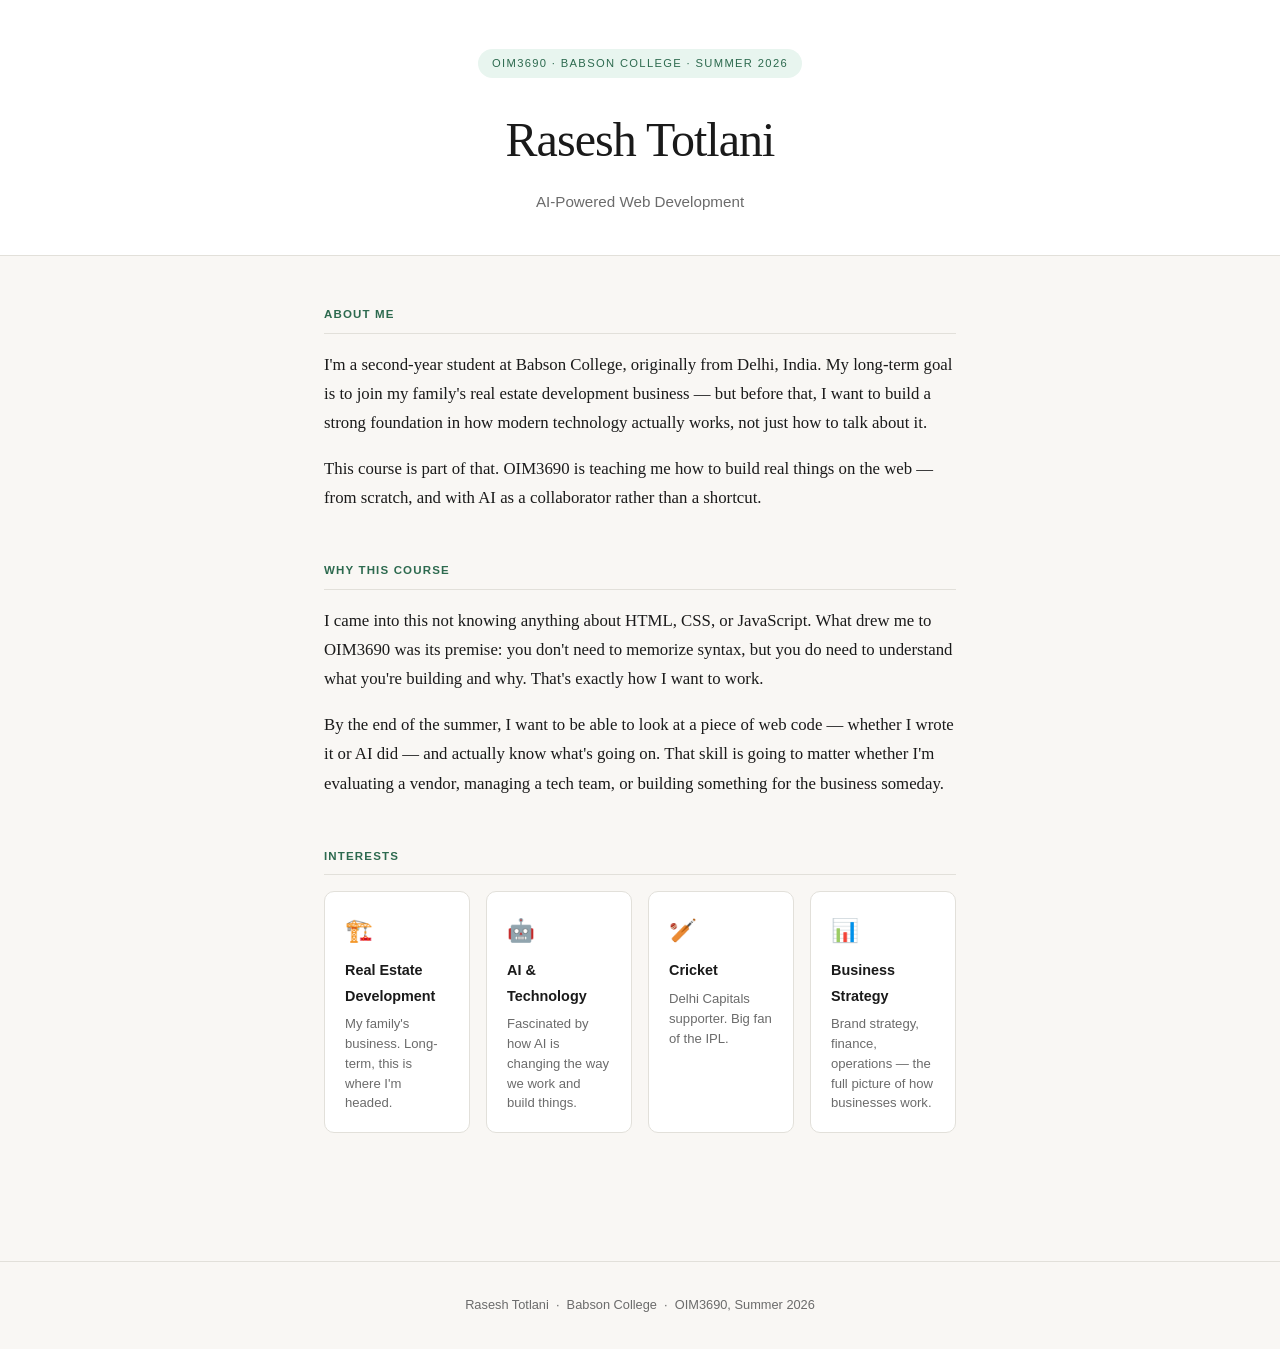
<file: index.html>
<!DOCTYPE html>
<html lang="en">
<head>
  <meta charset="UTF-8" />
  <meta name="viewport" content="width=device-width, initial-scale=1.0" />
  <title>Rasesh Totlani — OIM3690</title>
  <style>
    *, *::before, *::after { box-sizing: border-box; margin: 0; padding: 0; }

    :root {
      --bg: #f9f7f4;
      --surface: #ffffff;
      --text: #1a1a1a;
      --muted: #6b6b6b;
      --accent: #2d6a4f;
      --accent-light: #e8f5ef;
      --border: #e2e0da;
      --font: 'Georgia', serif;
      --sans: 'Helvetica Neue', Helvetica, Arial, sans-serif;
    }

    body {
      background: var(--bg);
      color: var(--text);
      font-family: var(--font);
      line-height: 1.75;
      min-height: 100vh;
    }

    /* fluid images */
    img {
      max-width: 100%;
      height: auto;
    }

    /* ── Header ── */
    header {
      background: var(--surface);
      border-bottom: 1px solid var(--border);
      padding: 3rem 2rem 2.5rem;
      text-align: center;
    }

    header .tag {
      display: inline-block;
      font-family: var(--sans);
      font-size: 0.7rem;
      letter-spacing: 0.12em;
      text-transform: uppercase;
      color: var(--accent);
      background: var(--accent-light);
      padding: 0.3rem 0.85rem;
      border-radius: 20px;
      margin-bottom: 1.25rem;
    }

    header h1 {
      font-size: clamp(2rem, 5vw, 3rem);
      font-weight: normal;
      letter-spacing: -0.02em;
      color: var(--text);
      margin-bottom: 0.4rem;
    }

    header p.subtitle {
      font-family: var(--sans);
      font-size: 0.95rem;
      color: var(--muted);
    }

    /* ── Main layout ── */
    main {
      max-width: 680px;
      margin: 0 auto;
      padding: 3rem 1.5rem 5rem;
    }

    section {
      margin-bottom: 3rem;
    }

    section h2 {
      font-family: var(--sans);
      font-size: 0.72rem;
      letter-spacing: 0.1em;
      text-transform: uppercase;
      color: var(--accent);
      margin-bottom: 1rem;
      padding-bottom: 0.5rem;
      border-bottom: 1px solid var(--border);
    }

    section p {
      font-size: 1.05rem;
      color: var(--text);
      margin-bottom: 1rem;
    }

    /* ── Interests grid ── */
    .interests-grid {
      display: grid;
      grid-template-columns: 1fr;
      gap: 1rem;
      margin-top: 0.5rem;
    }

    .interest-card {
      background: var(--surface);
      border: 1px solid var(--border);
      border-radius: 10px;
      padding: 1.2rem 1.25rem;
    }

    .interest-card .icon {
      font-size: 1.4rem;
      margin-bottom: 0.5rem;
      display: block;
    }

    .interest-card h3 {
      font-family: var(--sans);
      font-size: 0.9rem;
      font-weight: 600;
      color: var(--text);
      margin-bottom: 0.35rem;
    }

    .interest-card p {
      font-family: var(--sans);
      font-size: 0.82rem;
      color: var(--muted);
      margin: 0;
      line-height: 1.5;
    }

    /* ── Footer ── */
    footer {
      text-align: center;
      font-family: var(--sans);
      font-size: 0.8rem;
      color: var(--muted);
      padding: 2rem;
      border-top: 1px solid var(--border);
    }

    /* mobile-first media queries */
    @media (min-width: 576px) {
      .interests-grid {
        grid-template-columns: repeat(2, 1fr);
      }
    }

    .data-section {
      margin-top: 1rem;
    }

    .data-section .interest-card {
      margin-bottom: 1rem;
    }

    .data-list {
      list-style: none;
      margin-top: 0.7rem;
      padding-left: 0;
      display: grid;
      gap: 0.35rem;
    }

    .data-list li {
      font-family: var(--sans);
      font-size: 0.85rem;
      color: var(--muted);
      padding-left: 0.2rem;
    }

    @media (min-width: 768px) {
      .interests-grid {
        grid-template-columns: repeat(4, 1fr);
      }
    }
  </style>
</head>
<body>

  <header>
    <div class="tag">OIM3690 · Babson College · Summer 2026</div>
    <h1>Rasesh Totlani</h1>
    <p class="subtitle">AI-Powered Web Development</p>
  </header>

  <main>

    <section>
      <h2>About Me</h2>
      <p>
        I'm a second-year student at Babson College, originally from Delhi, India. My long-term goal is to join my family's real estate development business — but before that, I want to build a strong foundation in how modern technology actually works, not just how to talk about it.
      </p>
      <p>
        This course is part of that. OIM3690 is teaching me how to build real things on the web — from scratch, and with AI as a collaborator rather than a shortcut.
      </p>
    </section>

    <section>
      <h2>Why This Course</h2>
      <p>
        I came into this not knowing anything about HTML, CSS, or JavaScript. What drew me to OIM3690 was its premise: you don't need to memorize syntax, but you do need to understand what you're building and why. That's exactly how I want to work.
      </p>
      <p>
        By the end of the summer, I want to be able to look at a piece of web code — whether I wrote it or AI did — and actually know what's going on. That skill is going to matter whether I'm evaluating a vendor, managing a tech team, or building something for the business someday.
      </p>
    </section>

    <section>
      <h2>Interests</h2>
      <div class="interests-grid">
        <div class="interest-card">
          <span class="icon">🏗️</span>
          <h3>Real Estate Development</h3>
          <p>My family's business. Long-term, this is where I'm headed.</p>
        </div>
        <div class="interest-card">
          <span class="icon">🤖</span>
          <h3>AI & Technology</h3>
          <p>Fascinated by how AI is changing the way we work and build things.</p>
        </div>
        <div class="interest-card">
          <span class="icon">🏏</span>
          <h3>Cricket</h3>
          <p>Delhi Capitals supporter. Big fan of the IPL.</p>
        </div>
        <div class="interest-card">
          <span class="icon">📊</span>
          <h3>Business Strategy</h3>
          <p>Brand strategy, finance, operations — the full picture of how businesses work.</p>
        </div>
      </div>
    </section>

  </main>

  <footer>
    Rasesh Totlani &nbsp;·&nbsp; Babson College &nbsp;·&nbsp; OIM3690, Summer 2026
  </footer>

</body>
</html>
</file>
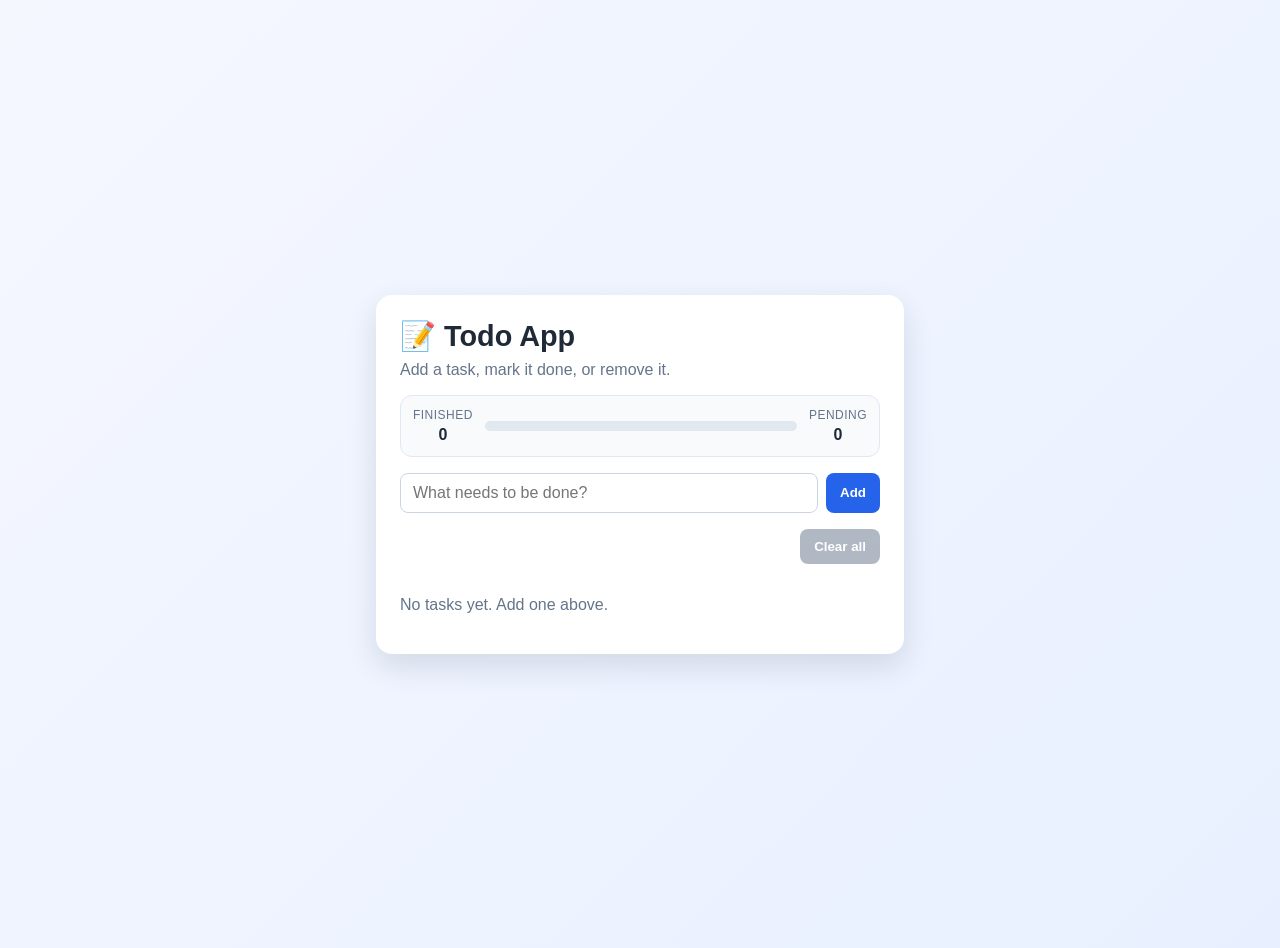
<file: todo/index.html>
<!DOCTYPE html>
<html lang="en">
  <head>
    <meta charset="UTF-8" />
    <meta name="viewport" content="width=device-width, initial-scale=1.0" />
    <title>Simple Todo App</title>
    <style>
      :root {
        color-scheme: light;
        font-family: Arial, sans-serif;
      }

      body {
        margin: 0;
        background: linear-gradient(135deg, #f5f7ff, #e8f0ff);
        color: #1f2937;
        min-height: 100vh;
        display: flex;
        align-items: center;
        justify-content: center;
        padding: 24px;
      }

      .app {
        width: min(100%, 480px);
        background: white;
        border-radius: 16px;
        padding: 24px;
        box-shadow: 0 12px 30px rgba(15, 23, 42, 0.12);
      }

      h1 {
        margin-top: 0;
        margin-bottom: 8px;
        font-size: 1.8rem;
      }

      p {
        margin-top: 0;
        color: #64748b;
      }

      .input-row {
        display: flex;
        gap: 8px;
        margin: 16px 0;
      }

      input {
        flex: 1;
        padding: 10px 12px;
        border: 1px solid #cbd5e1;
        border-radius: 8px;
        font-size: 1rem;
      }

      button {
        border: none;
        border-radius: 8px;
        padding: 10px 14px;
        cursor: pointer;
        font-weight: 600;
      }

      .add-btn {
        background: #2563eb;
        color: white;
      }

      .add-btn:hover {
        background: #1d4ed8;
      }

      ul {
        list-style: none;
        padding: 0;
        margin: 0;
      }

      li {
        display: flex;
        align-items: center;
        justify-content: space-between;
        gap: 10px;
        padding: 10px 0;
        border-bottom: 1px solid #e2e8f0;
      }

      li:last-child {
        border-bottom: none;
      }

      .todo-text {
        display: flex;
        align-items: center;
        gap: 10px;
        flex: 1;
      }

      .todo-text.done span {
        text-decoration: line-through;
        color: #94a3b8;
      }

      .delete-btn {
        background: #ef4444;
        color: white;
      }

      .summary {
        display: grid;
        grid-template-columns: auto 1fr auto;
        align-items: center;
        gap: 12px;
        margin: 16px 0;
        padding: 12px;
        background: #f8fafc;
        border: 1px solid #e2e8f0;
        border-radius: 12px;
      }

      .summary-item {
        text-align: center;
      }

      .summary-label {
        display: block;
        font-size: 0.75rem;
        color: #64748b;
        text-transform: uppercase;
        letter-spacing: 0.04em;
        margin-bottom: 4px;
      }

      .summary-bar {
        display: flex;
        height: 10px;
        border-radius: 999px;
        overflow: hidden;
        background: #e2e8f0;
      }

      .finished-bar {
        background: #22c55e;
        height: 100%;
      }

      .pending-bar {
        background: #f59e0b;
        height: 100%;
      }

      .actions-row {
        display: flex;
        justify-content: flex-end;
        margin-bottom: 16px;
      }

      .clear-btn {
        background: #64748b;
        color: white;
      }

      .clear-btn:hover {
        background: #475569;
      }

      .clear-btn:disabled {
        opacity: 0.5;
        cursor: not-allowed;
      }

      .empty-state {
        text-align: center;
        color: #64748b;
        padding: 16px 0;
      }
    </style>
  </head>
  <body>
    <div class="app">
      <h1>📝 Todo App</h1>
      <p>Add a task, mark it done, or remove it.</p>

      <div class="summary" aria-label="Task summary">
        <div class="summary-item">
          <span class="summary-label">Finished</span>
          <strong id="finished-count">0</strong>
        </div>
        <div class="summary-bar" aria-label="Task progress">
          <div id="finished-bar" class="finished-bar" style="width: 0%"></div>
          <div id="pending-bar" class="pending-bar" style="width: 0%"></div>
        </div>
        <div class="summary-item">
          <span class="summary-label">Pending</span>
          <strong id="pending-count">0</strong>
        </div>
      </div>

      <form id="todo-form" class="input-row">
        <input id="todo-input" type="text" placeholder="What needs to be done?" required />
        <button class="add-btn" type="submit">Add</button>
      </form>

      <div class="actions-row">
        <button id="clear-btn" class="clear-btn" type="button" disabled>Clear all</button>
      </div>

      <ul id="todo-list"></ul>
    </div>

    <script src="script.js"></script>
  </body>
</html>
</file>
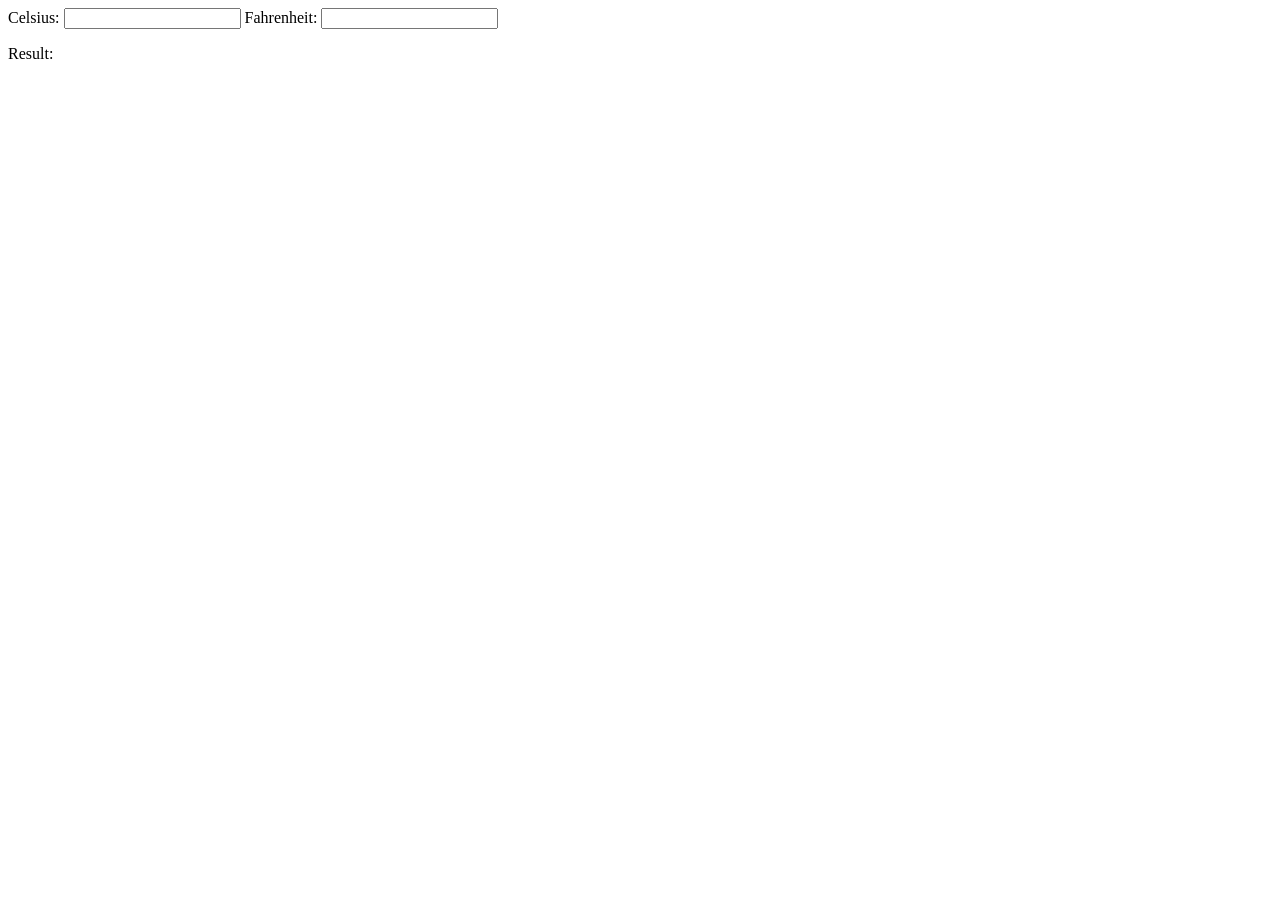
<file: converter.html>
<!DOCTYPE html>
<html lang="en">
<head>
  <meta charset="UTF-8">
  <meta name="viewport" content="width=device-width, initial-scale=1.0">
  <title>Temperature Converter</title>
</head>
<body>
  <label for="celsius">Celsius:</label>
  <input id="celsius" type="number" oninput="convertTemperature('celsius')" />

  <label for="fahrenheit">Fahrenheit:</label>
  <input id="fahrenheit" type="number" oninput="convertTemperature('fahrenheit')" />

  <p id="result">Result: </p>

  <script>
    function toFahrenheit(celsius) {
      return celsius * 9 / 5 + 32;
    }

    function toCelsius(fahrenheit) {
      return (fahrenheit - 32) * 5 / 9;
    }

    function convertTemperature(source) {
      if (source === "celsius") {
        const celsius = Number(document.getElementById("celsius").value);
        const fahrenheit = toFahrenheit(celsius);
        document.getElementById("fahrenheit").value = fahrenheit;
        document.getElementById("result").textContent = `Result: ${celsius}°C = ${fahrenheit.toFixed(1)}°F`;
      } else {
        const fahrenheit = Number(document.getElementById("fahrenheit").value);
        const celsius = toCelsius(fahrenheit);
        document.getElementById("celsius").value = celsius;
        document.getElementById("result").textContent = `Result: ${celsius.toFixed(1)}°C = ${fahrenheit}°F`;
      }
    }
  </script>
</body>
</html>
</file>
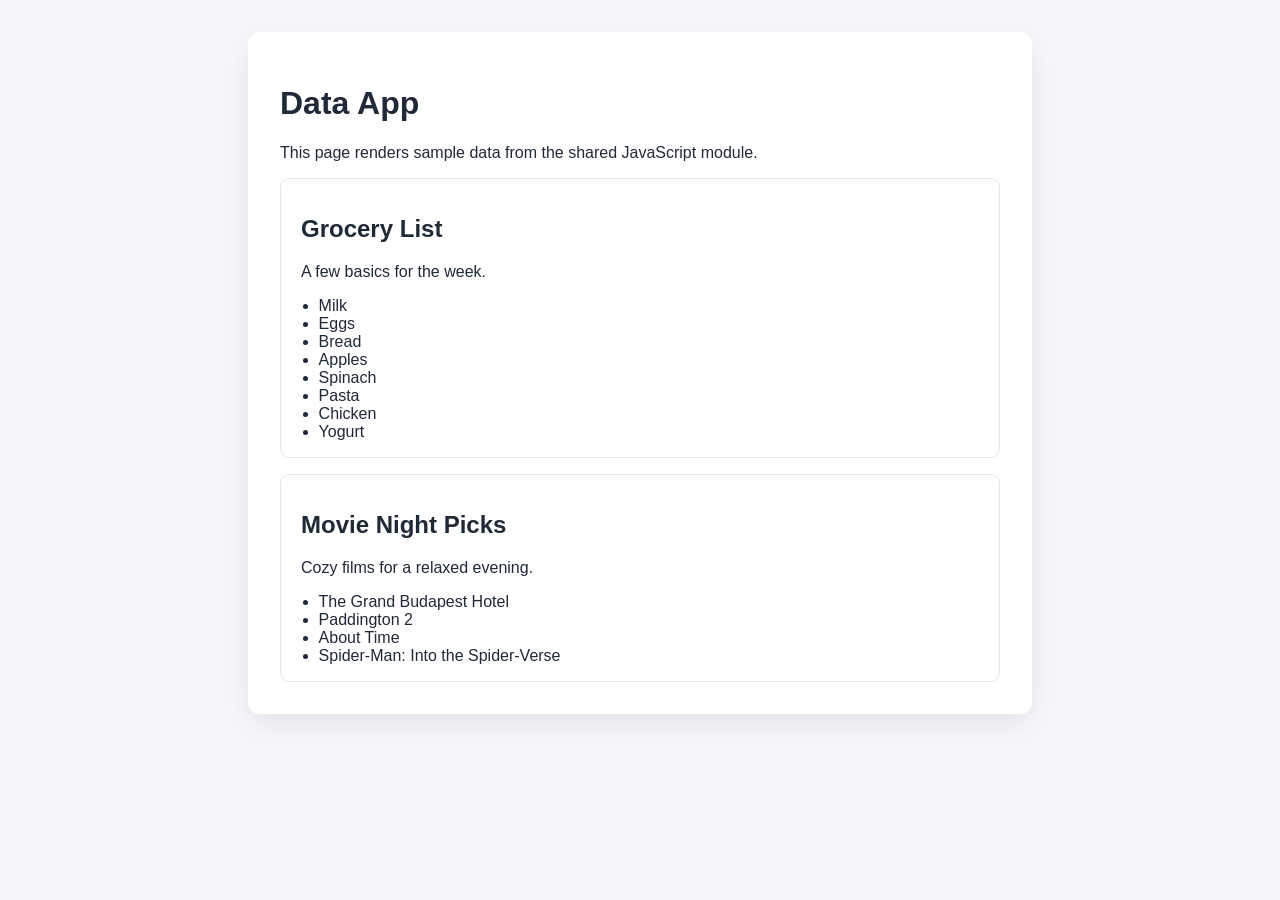
<file: data-app.html>
<!DOCTYPE html>
<html lang="en">
<head>
  <meta charset="UTF-8" />
  <meta name="viewport" content="width=device-width, initial-scale=1.0" />
  <title>Data App</title>
  <style>
    body {
      font-family: Arial, sans-serif;
      margin: 0;
      padding: 2rem;
      background: #f5f7fb;
      color: #1f2937;
    }

    #app {
      max-width: 720px;
      margin: 0 auto;
      background: white;
      padding: 2rem;
      border-radius: 12px;
      box-shadow: 0 10px 30px rgba(0, 0, 0, 0.08);
    }

    .card {
      border: 1px solid #e5e7eb;
      border-radius: 10px;
      padding: 1rem 1.25rem;
      margin-top: 1rem;
    }

    .data-list {
      padding-left: 1.1rem;
      margin: 0.75rem 0 0;
    }
  </style>
</head>
<body>
  <main id="app"></main>

  <script type="module" src="js/main.js"></script>
</body>
</html>
</file>
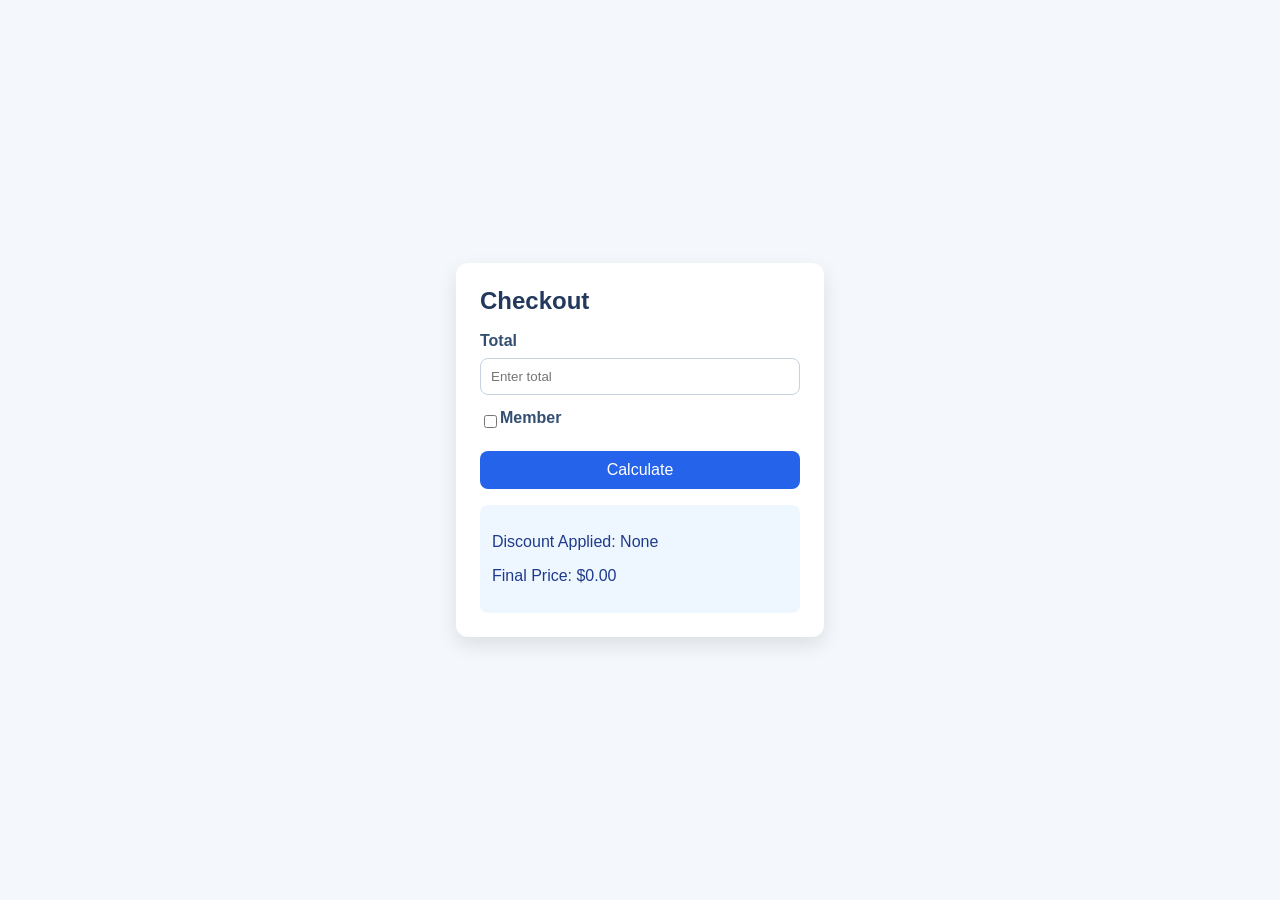
<file: discount.html>
<!DOCTYPE html>
<html lang="en">
<head>
  <meta charset="UTF-8" />
  <meta name="viewport" content="width=device-width, initial-scale=1.0" />
  <title>Checkout Page</title>
  <style>
    body {
      font-family: Arial, sans-serif;
      background: #f4f7fb;
      display: flex;
      justify-content: center;
      align-items: center;
      min-height: 100vh;
      margin: 0;
    }

    .card {
      background: white;
      padding: 24px;
      border-radius: 12px;
      box-shadow: 0 8px 20px rgba(0, 0, 0, 0.1);
      width: 320px;
    }

    h1 {
      margin-top: 0;
      font-size: 24px;
      color: #22395d;
    }

    label {
      display: block;
      margin-bottom: 8px;
      font-weight: bold;
      color: #334e6f;
    }

    input[type="number"] {
      width: 100%;
      padding: 10px;
      margin-bottom: 14px;
      border: 1px solid #c7d2e0;
      border-radius: 8px;
      box-sizing: border-box;
    }

    .checkbox-row {
      display: flex;
      align-items: center;
      margin-bottom: 16px;
    }

    button {
      width: 100%;
      padding: 10px;
      border: none;
      border-radius: 8px;
      background: #2563eb;
      color: white;
      font-size: 16px;
      cursor: pointer;
    }

    .result {
      margin-top: 16px;
      padding: 12px;
      background: #eef6ff;
      border-radius: 8px;
      color: #1e3a8a;
    }
  </style>
</head>
<body>
  <div class="card">
    <h1>Checkout</h1>

    <label for="total">Total</label>
    <input id="total" type="number" placeholder="Enter total" />

    <div class="checkbox-row">
      <input id="member" type="checkbox" />
      <label for="member">Member</label>
    </div>

    <button onclick="calculateCheckout()">Calculate</button>

    <div class="result" id="result">
      <p>Discount Applied: None</p>
      <p>Final Price: $0.00</p>
    </div>
  </div>

  <script>
    function getDiscount(total, isMember) {
      if (total >= 100 && isMember) {
        return 20;
      } else if (total >= 100 && !isMember) {
        return 0;
      }
    }

    function calculateCheckout() {
      const total = Number(document.getElementById("total").value);
      const isMember = document.getElementById("member").checked;
      const discount = getDiscount(total, isMember);
      const finalPrice = total - (total * discount / 100);

      document.getElementById("result").innerHTML = `
        <p>Discount Applied: ${discount}%</p>
        <p>Final Price: $${finalPrice.toFixed(2)}</p>
      `;
    }
  </script>
</body>
</html>
</file>
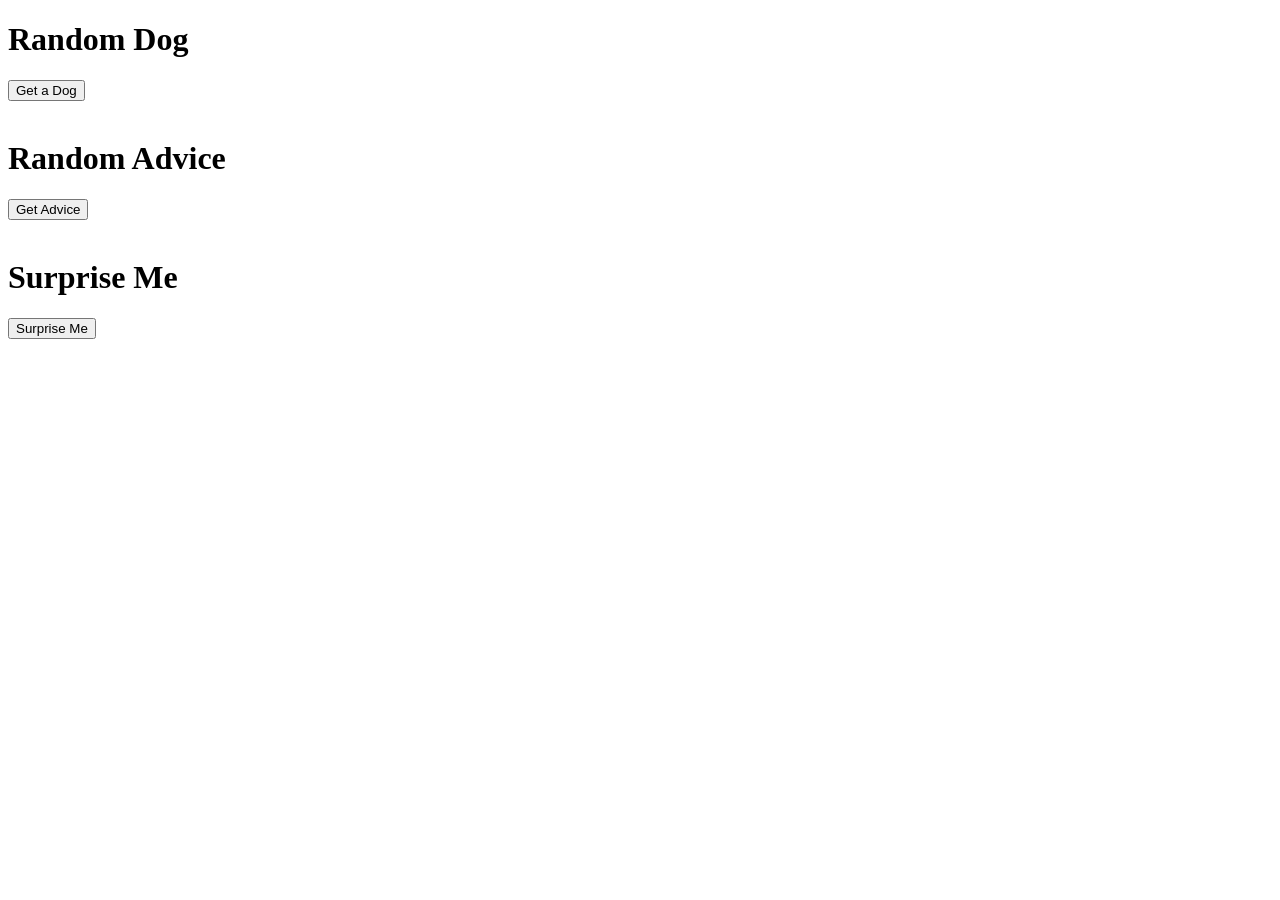
<file: fetch-fun.html>
<!DOCTYPE html>
<html>
<head>
  <title>Fetch Something Fun</title>
</head>
<body>

  <h1>Random Dog</h1>
  <button onclick="getDog()">Get a Dog</button>
  <br><br>
  <div id="result"></div>

  <h1>Random Advice</h1>
  <button onclick="getAdvice()">Get Advice</button>
  <br><br>
  <div id="result2"></div>

  <h1>Surprise Me</h1>
  <button onclick="surpriseMe()">Surprise Me</button>
  <br><br>
  <div id="surpriseResult"></div>

  <script>
    let currentApi = "dog";

    async function getDog(targetId = "result") {
      try {
        let response = await fetch("https://dog.ceo/api/breeds/image/random");
        let data = await response.json();

        document.getElementById(targetId).innerHTML = "<img src='" + data.message + "' width='300'>";

      } catch (error) {
        document.getElementById(targetId).innerHTML = "something went wrong";
        console.log(error);
      }
    }

    async function getAdvice(targetId = "result2") {
      try {
        let response = await fetch("https://api.adviceslip.com/advice");
        let data = await response.json();

        document.getElementById(targetId).innerHTML = data.slip.advice;

      } catch (error) {
        document.getElementById(targetId).innerHTML = "something went wrong";
        console.log(error);
      }
    }

    async function surpriseMe() {
      if (currentApi === "dog") {
        await getDog("surpriseResult");
        currentApi = "advice";
      } else {
        await getAdvice("surpriseResult");
        currentApi = "dog";
      }
    }
  </script>

</body>
</html>
</file>
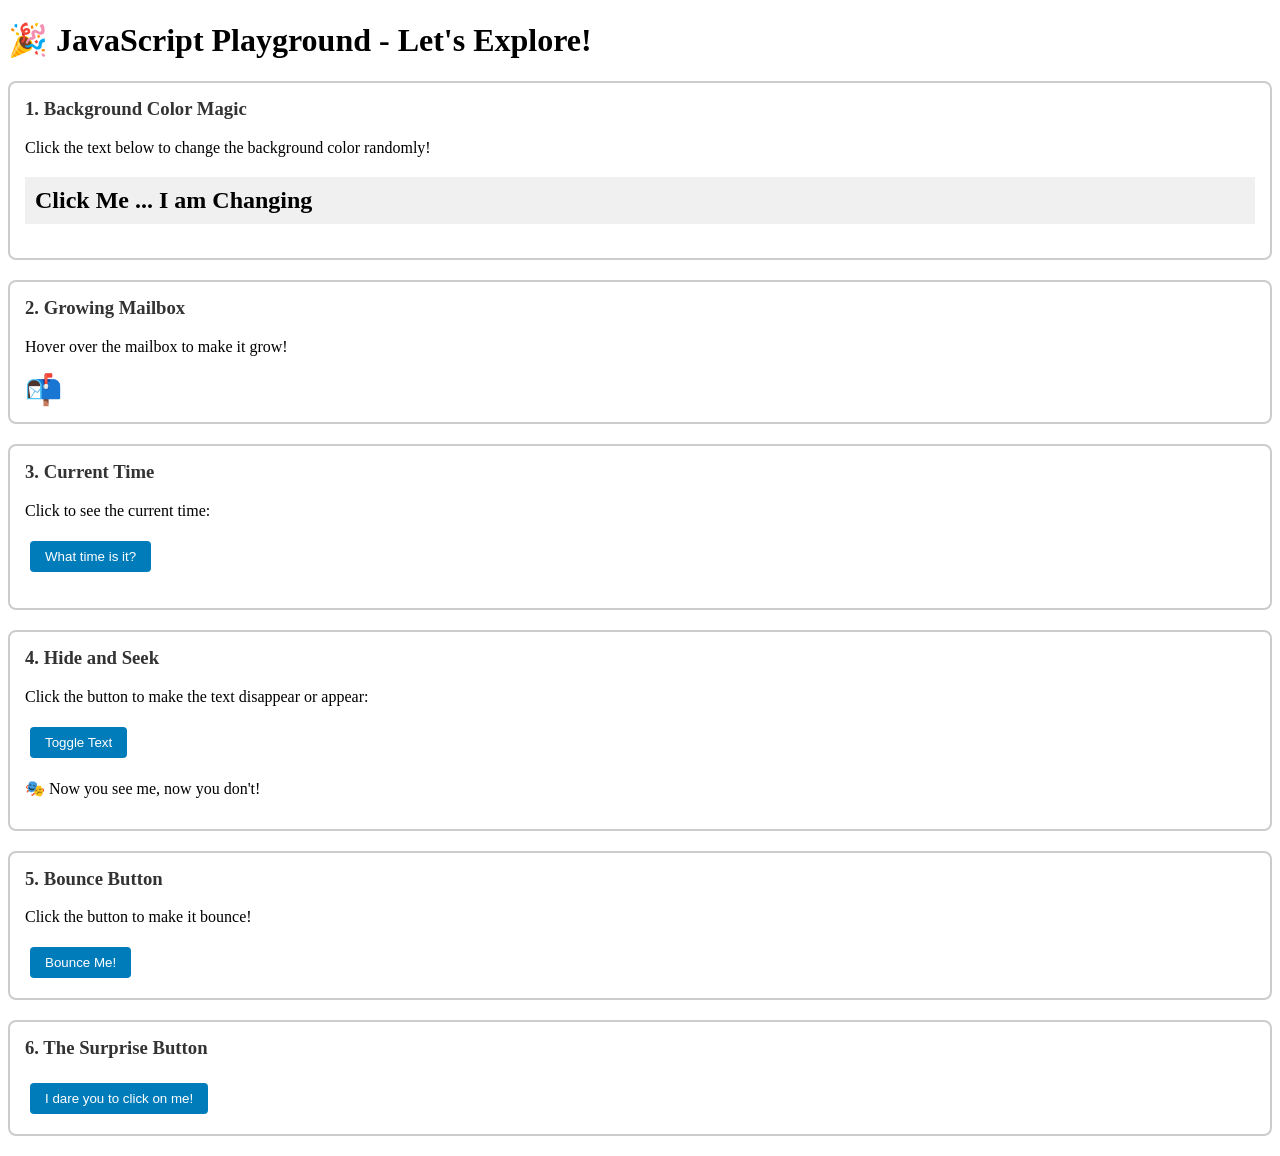
<file: js-demo.html>
<!DOCTYPE html>
<html lang="en">
  <head>
    <meta charset="UTF-8" />
    <meta name="viewport" content="width=device-width, initial-scale=1.0" />
    <title>Introduction to JavaScript - Demo</title>
    <style>
      .demo-section {
        border: 2px solid #ccc;
        margin: 20px 0;
        padding: 15px;
        border-radius: 8px;
      }
      .demo-section h3 {
        color: #333;
        margin-top: 0;
      }
      button {
        padding: 8px 15px;
        margin: 5px;
        cursor: pointer;
        border: none;
        border-radius: 4px;
        background: #007cba;
        color: white;
      }
      button:hover {
        background: #005a8a;
      }
      .hidden {
        display: none;
      }
      #colorChanger {
        cursor: pointer;
        padding: 10px;
        background: #f0f0f0;
      }
      #mailbox {
        font-size: 30px;
        display: inline-block;
        cursor: pointer;
      }
      .bounce-button.bouncing {
        animation: bounce 0.6s ease;
      }
      @keyframes bounce {
        0%,
        100% {
          transform: translateY(0);
        }
        30% {
          transform: translateY(-10px);
        }
        60% {
          transform: translateY(0);
        }
        80% {
          transform: translateY(-4px);
        }
      }
    </style>
  </head>
  <body>
    <h1>🎉 JavaScript Playground - Let's Explore!</h1>

    <div class="demo-section">
      <h3>1. Background Color Magic</h3>
      <p>Click the text below to change the background color randomly!</p>
      <h2 id="colorChanger">Click Me ... I am Changing</h2>
    </div>

    <div class="demo-section">
      <h3>2. Growing Mailbox</h3>
      <p>Hover over the mailbox to make it grow!</p>
      <span id="mailbox" role="img" aria-label="mailbox">📬</span>
    </div>

    <div class="demo-section">
      <h3>3. Current Time</h3>
      <p>Click to see the current time:</p>
      <button id="timeBtn">What time is it?</button>
      <p id="timeDisplay"></p>
    </div>

    <div class="demo-section">
      <h3>4. Hide and Seek</h3>
      <p>Click the button to make the text disappear or appear:</p>
      <button id="toggleBtn">Toggle Text</button>
      <p id="hiddenText">🎭 Now you see me, now you don't!</p>
    </div>

    <div class="demo-section">
      <h3>5. Bounce Button</h3>
      <p>Click the button to make it bounce!</p>
      <button id="bounceBtn" class="bounce-button">Bounce Me!</button>
    </div>

    <div class="demo-section">
      <h3>6. The Surprise Button</h3>
      <button onclick="surpriseMe()">I dare you to click on me!</button>
    </div>
    <script>
      function changeBackgroundColor() {
        const bgColors = [
          "#FFE5E5",
          "#E5F3FF",
          "#E5FFE5",
          "#FFF5E5",
          "#F0E5FF",
          "#FFE5F0",
        ];
        const n = bgColors.length;
        const randIndex = Math.floor(Math.random() * n);
        const body = document.querySelector("body");
        body.style.backgroundColor = bgColors[randIndex];
      }

      document
        .querySelector("#colorChanger")
        .addEventListener("click", function () {
          changeBackgroundColor();
        });

      const mailbox = document.querySelector("#mailbox");
      function enlargeMailbox() {
        let size = parseInt(mailbox.style.fontSize) || 30;
        size = size + 10;
        if (size > 200) size = 30;
        mailbox.style.fontSize = size + "px";
      }
      mailbox.addEventListener("mouseover", function () {
        enlargeMailbox();
      });

      document.getElementById("timeBtn").addEventListener("click", () => {
        const now = new Date();
        const timeString = now.toLocaleTimeString();
        const dateString = now.toLocaleDateString();
        document.getElementById(
          "timeDisplay"
        ).textContent = `🕐 ${timeString}  now on to the ${dateString}`;
        console.log('clicked');
      });

      function toggleText() {
        const text = document.getElementById("hiddenText");
        if (text.classList.contains("hidden")) {
          text.classList.remove("hidden");
        } else {
          text.classList.add("hidden");
        }
      }

      document
        .getElementById("toggleBtn")
        .addEventListener("click", function () {
          toggleText();
        });

      const bounceBtn = document.getElementById("bounceBtn");
      if (bounceBtn) {
        bounceBtn.addEventListener("click", function () {
          bounceBtn.classList.remove("bouncing");
          void bounceBtn.offsetWidth;
          bounceBtn.classList.add("bouncing");
        });
      }

      function surpriseMe() {
        window.alert("Surprise! 🎉");

        if (confirm("Want to see something cool? 🌟")) {
          window.open("https://youtu.be/dQw4w9WgXcQ", "_blank");
        }
      }

      document.addEventListener("DOMContentLoaded", function () {
        console.log("🎮 Welcome to JavaScript Playground!");
        console.log(
          "💡 Try opening the Developer Tools and look at this console!"
        );
        console.log(
          "🔍 Press F12 or right-click → 'Inspect Element' → 'Console' tab"
        );
      });
    </script>
  </body>
</html>
</file>
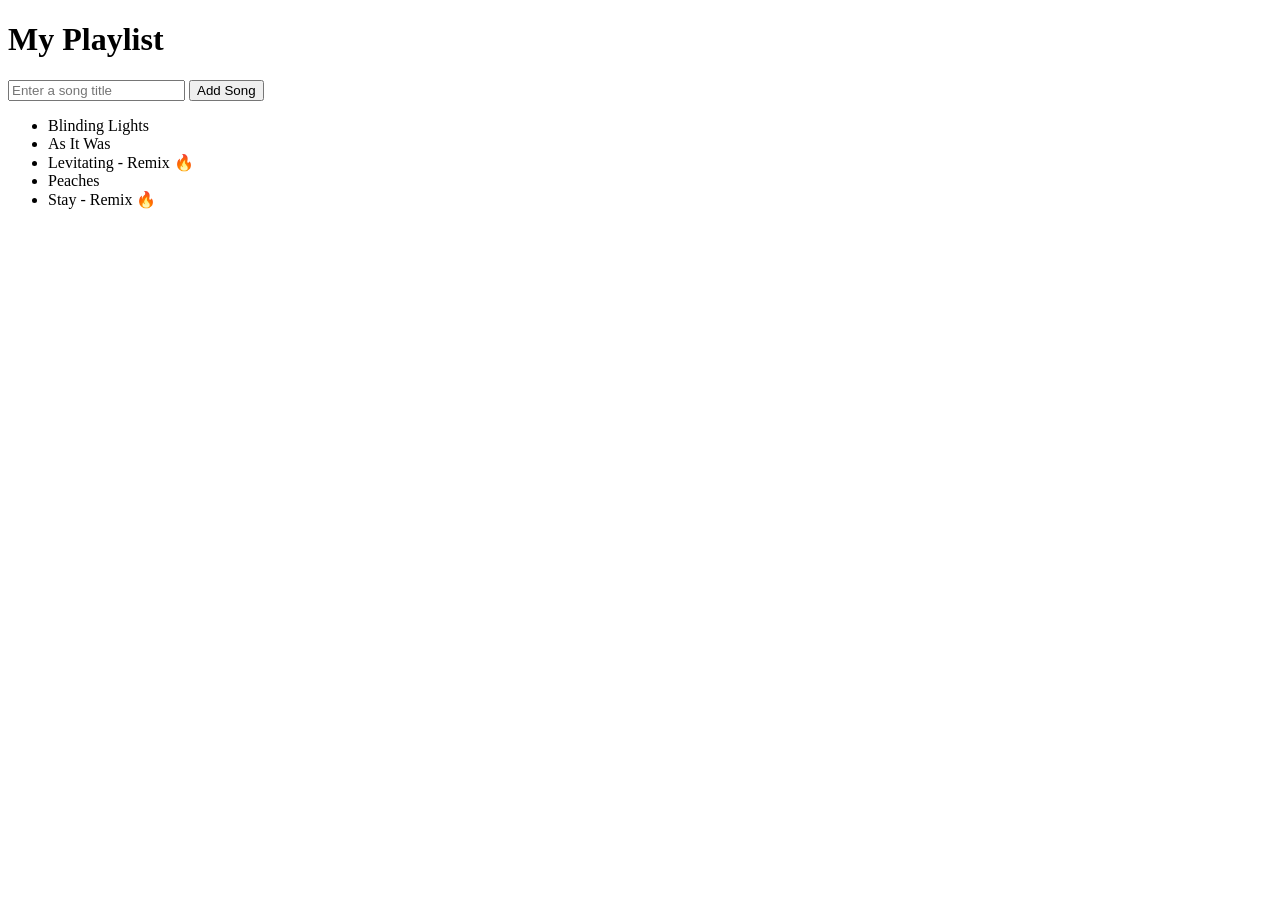
<file: playlist.html>
<!DOCTYPE html>
<html lang="en">
<head>
  <meta charset="UTF-8">
  <title>My Playlist</title>
</head>
<body>

  <h1>My Playlist</h1>
  <input id="songInput" type="text" placeholder="Enter a song title">
  <button id="addSongBtn" type="button">Add Song</button>
  <ul id="playlist"></ul>

  <script>
    const songs = [
      "Blinding Lights",
      "As It Was",
      "Levitating - Remix",
      "Peaches",
      "Stay - Remix"
    ];

    const playlistEl = document.getElementById("playlist");
    const songInput = document.getElementById("songInput");
    const addSongBtn = document.getElementById("addSongBtn");

    function renderPlaylist() {
      playlistEl.innerHTML = "";

      for (const song of songs) {
        const li = document.createElement("li");
        li.textContent = song;

        if (song.includes("Remix")) {
          li.textContent += " 🔥";
        }

        playlistEl.appendChild(li);
      }
    }

    addSongBtn.addEventListener("click", () => {
      const newSong = songInput.value.trim();

      if (!newSong) {
        return;
      }

      songs.push(newSong);
      songInput.value = "";
      renderPlaylist();
    });

    renderPlaylist();
  </script>

</body>
</html>
</file>
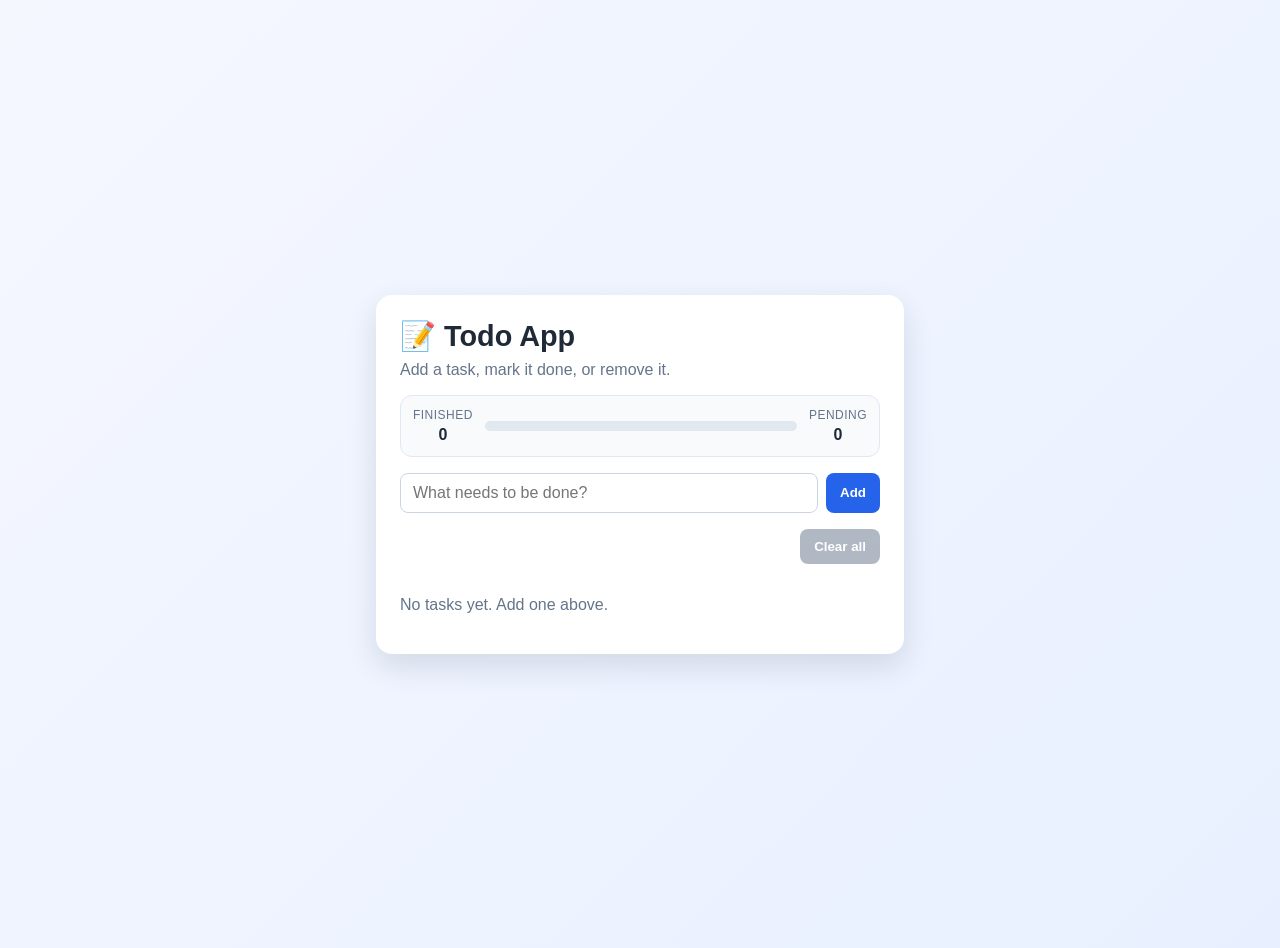
<file: todo.html>
<!DOCTYPE html>
<html lang="en">
  <head>
    <meta charset="UTF-8" />
    <meta name="viewport" content="width=device-width, initial-scale=1.0" />
    <title>Simple Todo App</title>
    <style>
      :root {
        color-scheme: light;
        font-family: Arial, sans-serif;
      }

      body {
        margin: 0;
        background: linear-gradient(135deg, #f5f7ff, #e8f0ff);
        color: #1f2937;
        min-height: 100vh;
        display: flex;
        align-items: center;
        justify-content: center;
        padding: 24px;
      }

      .app {
        width: min(100%, 480px);
        background: white;
        border-radius: 16px;
        padding: 24px;
        box-shadow: 0 12px 30px rgba(15, 23, 42, 0.12);
      }

      h1 {
        margin-top: 0;
        margin-bottom: 8px;
        font-size: 1.8rem;
      }

      p {
        margin-top: 0;
        color: #64748b;
      }

      .input-row {
        display: flex;
        gap: 8px;
        margin: 16px 0;
      }

      input {
        flex: 1;
        padding: 10px 12px;
        border: 1px solid #cbd5e1;
        border-radius: 8px;
        font-size: 1rem;
      }

      button {
        border: none;
        border-radius: 8px;
        padding: 10px 14px;
        cursor: pointer;
        font-weight: 600;
      }

      .add-btn {
        background: #2563eb;
        color: white;
      }

      .add-btn:hover {
        background: #1d4ed8;
      }

      ul {
        list-style: none;
        padding: 0;
        margin: 0;
      }

      li {
        display: flex;
        align-items: center;
        justify-content: space-between;
        gap: 10px;
        padding: 10px 0;
        border-bottom: 1px solid #e2e8f0;
      }

      li:last-child {
        border-bottom: none;
      }

      .todo-text {
        display: flex;
        align-items: center;
        gap: 10px;
        flex: 1;
      }

      .todo-text.done span {
        text-decoration: line-through;
        color: #94a3b8;
      }

      .delete-btn {
        background: #ef4444;
        color: white;
      }

      .summary {
        display: grid;
        grid-template-columns: auto 1fr auto;
        align-items: center;
        gap: 12px;
        margin: 16px 0;
        padding: 12px;
        background: #f8fafc;
        border: 1px solid #e2e8f0;
        border-radius: 12px;
      }

      .summary-item {
        text-align: center;
      }

      .summary-label {
        display: block;
        font-size: 0.75rem;
        color: #64748b;
        text-transform: uppercase;
        letter-spacing: 0.04em;
        margin-bottom: 4px;
      }

      .summary-bar {
        display: flex;
        height: 10px;
        border-radius: 999px;
        overflow: hidden;
        background: #e2e8f0;
      }

      .finished-bar {
        background: #22c55e;
        height: 100%;
      }

      .pending-bar {
        background: #f59e0b;
        height: 100%;
      }

      .actions-row {
        display: flex;
        justify-content: flex-end;
        margin-bottom: 16px;
      }

      .clear-btn {
        background: #64748b;
        color: white;
      }

      .clear-btn:hover {
        background: #475569;
      }

      .clear-btn:disabled {
        opacity: 0.5;
        cursor: not-allowed;
      }

      .empty-state {
        text-align: center;
        color: #64748b;
        padding: 16px 0;
      }
    </style>
  </head>
  <body>
    <div class="app">
      <h1>📝 Todo App</h1>
      <p>Add a task, mark it done, or remove it.</p>

      <div class="summary" aria-label="Task summary">
        <div class="summary-item">
          <span class="summary-label">Finished</span>
          <strong id="finished-count">0</strong>
        </div>
        <div class="summary-bar" aria-label="Task progress">
          <div id="finished-bar" class="finished-bar" style="width: 0%"></div>
          <div id="pending-bar" class="pending-bar" style="width: 0%"></div>
        </div>
        <div class="summary-item">
          <span class="summary-label">Pending</span>
          <strong id="pending-count">0</strong>
        </div>
      </div>

      <form id="todo-form" class="input-row">
        <input id="todo-input" type="text" placeholder="What needs to be done?" required />
        <button class="add-btn" type="submit">Add</button>
      </form>

      <div class="actions-row">
        <button id="clear-btn" class="clear-btn" type="button" disabled>Clear all</button>
      </div>

      <ul id="todo-list"></ul>
    </div>

    <script>
      const form = document.getElementById("todo-form");
      const input = document.getElementById("todo-input");
      const list = document.getElementById("todo-list");
      const clearButton = document.getElementById("clear-btn");
      const finishedCount = document.getElementById("finished-count");
      const pendingCount = document.getElementById("pending-count");
      const finishedBar = document.getElementById("finished-bar");
      const pendingBar = document.getElementById("pending-bar");

      let todos = JSON.parse(localStorage.getItem("todos")) || [];

      function saveTodos() {
        localStorage.setItem("todos", JSON.stringify(todos));
      }

      function updateSummary() {
        const finished = todos.filter((todo) => todo.done).length;
        const pending = todos.length - finished;
        const total = todos.length || 1;
        const finishedPercent = (finished / total) * 100;
        const pendingPercent = (pending / total) * 100;

        finishedCount.textContent = finished;
        pendingCount.textContent = pending;
        finishedBar.style.width = `${finishedPercent}%`;
        pendingBar.style.width = `${pendingPercent}%`;
        clearButton.disabled = todos.length === 0;
      }

      function renderTodos() {
        list.innerHTML = "";
        updateSummary();

        if (todos.length === 0) {
          list.innerHTML = '<li class="empty-state">No tasks yet. Add one above.</li>';
          return;
        }

        todos.forEach((todo) => {
          const item = document.createElement("li");
          item.innerHTML = `
            <label class="todo-text ${todo.done ? "done" : ""}">
              <input type="checkbox" ${todo.done ? "checked" : ""} />
              <span>${todo.text}</span>
            </label>
            <button class="delete-btn" type="button">Delete</button>
          `;

          const checkbox = item.querySelector("input[type='checkbox']");
          const deleteButton = item.querySelector(".delete-btn");

          checkbox.addEventListener("change", () => {
            todo.done = checkbox.checked;
            saveTodos();
            renderTodos();
          });

          deleteButton.addEventListener("click", () => {
            todos = todos.filter((entry) => entry.id !== todo.id);
            saveTodos();
            renderTodos();
          });

          list.appendChild(item);
        });
      }

      form.addEventListener("submit", (event) => {
        event.preventDefault();
        const text = input.value.trim();

        if (!text) return;

        todos.unshift({
          id: Date.now(),
          text,
          done: false,
        });

        saveTodos();
        input.value = "";
        renderTodos();
      });

      clearButton.addEventListener("click", () => {
        todos = [];
        saveTodos();
        renderTodos();
      });

      renderTodos();
    </script>
  </body>
</html>
</file>
